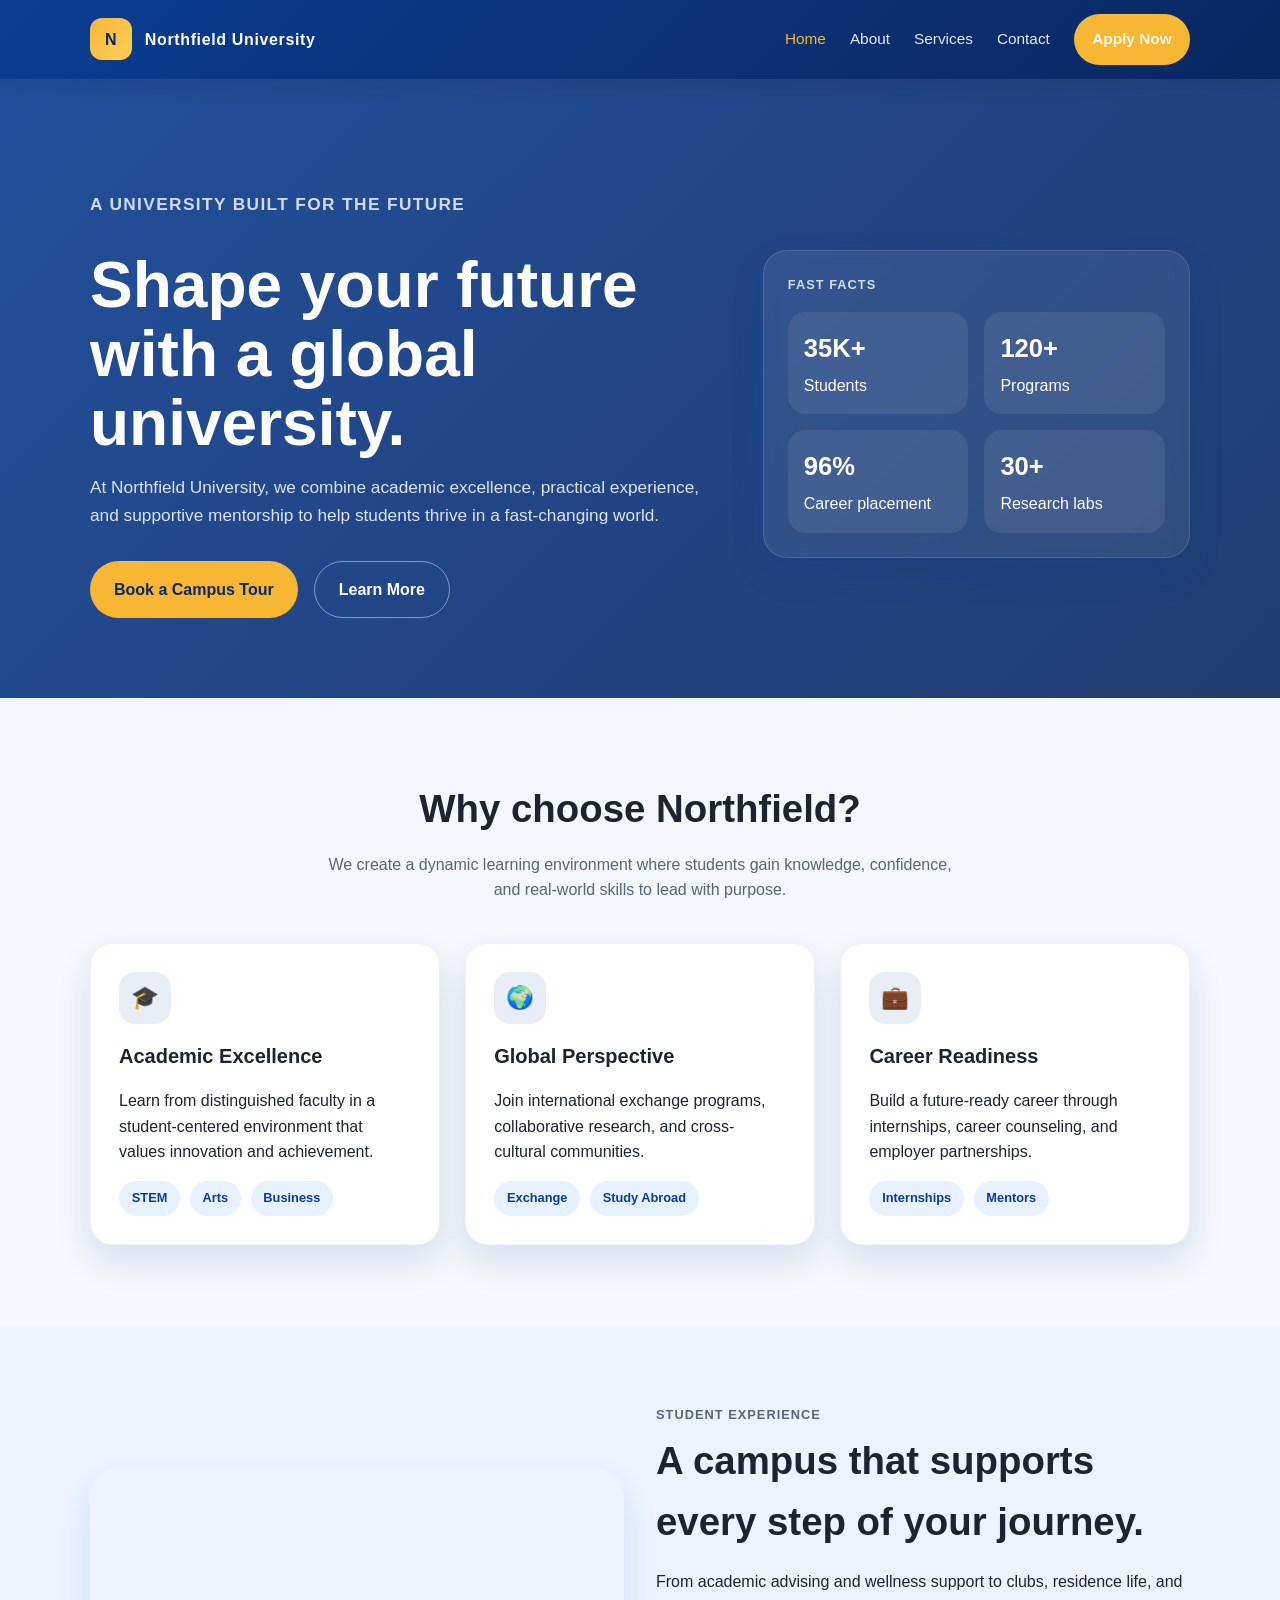
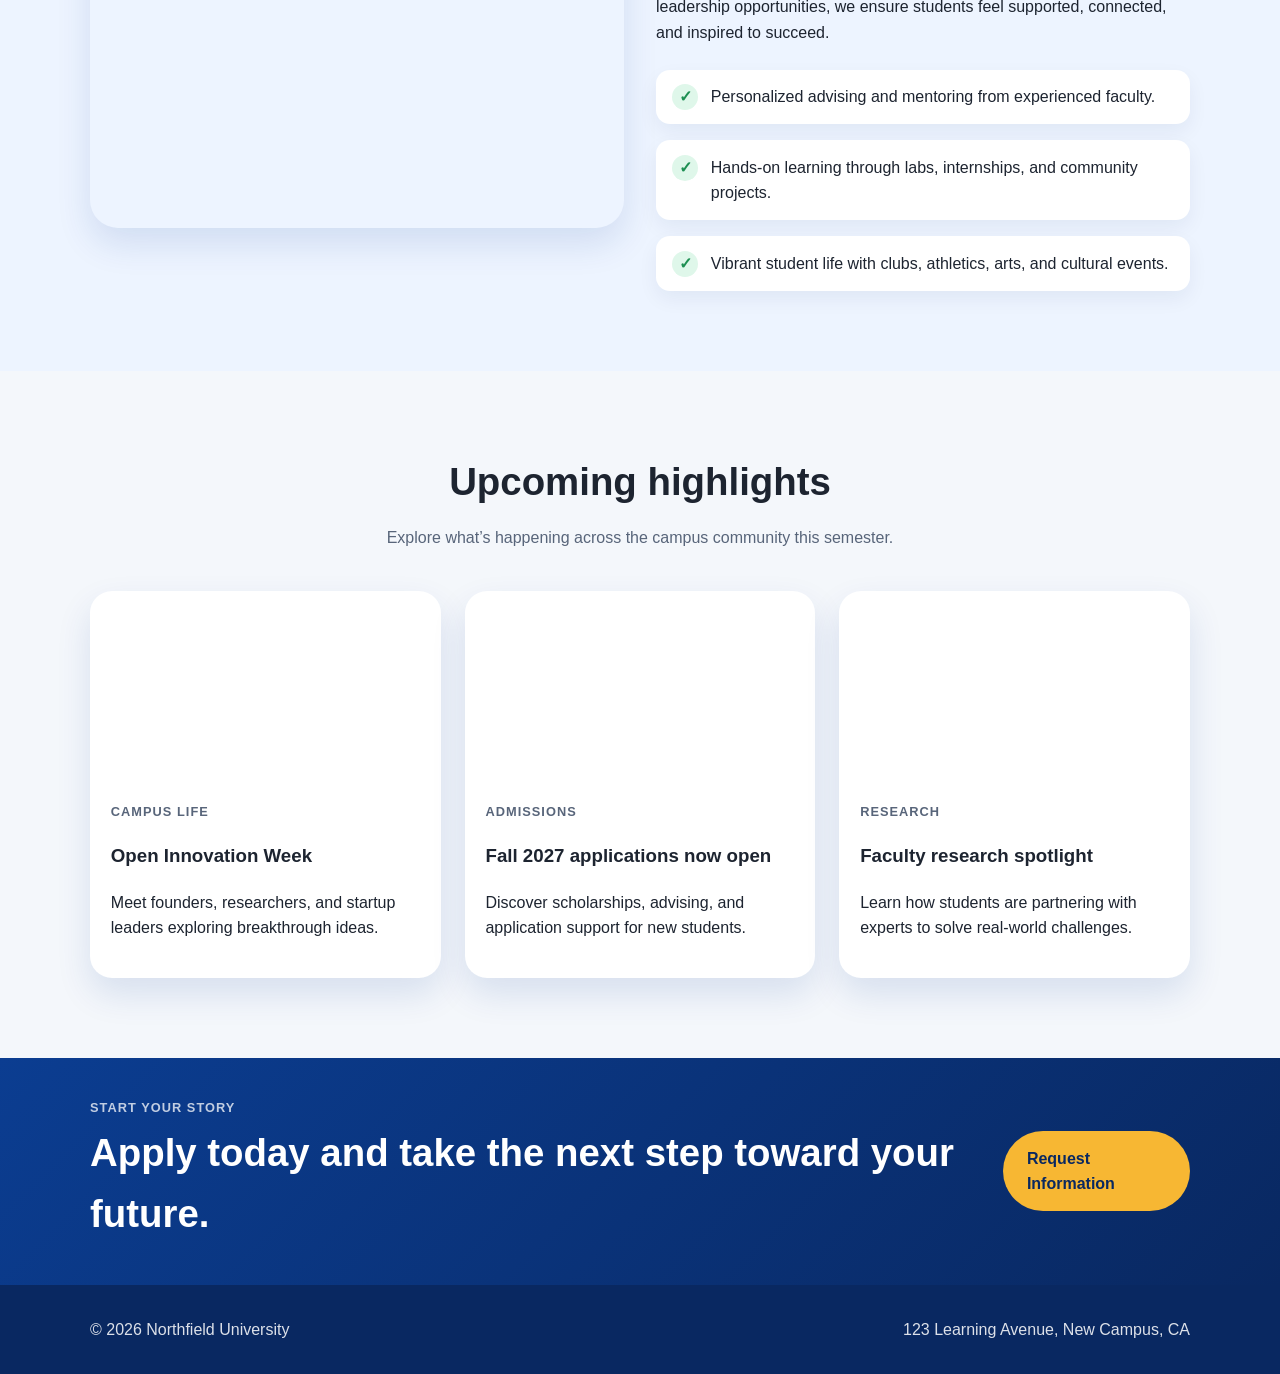
<file: index.html>
<!DOCTYPE html>
<html lang="en">
  <head>
    <meta charset="UTF-8" />
    <meta name="viewport" content="width=device-width, initial-scale=1.0" />
    <title>Northfield University | Home</title>
    <meta name="description" content="Northfield University offers world-class learning, research opportunities, and student support for future leaders." />
    <link rel="stylesheet" href="style.css" />
  </head>
  <body>
    <header class="site-header">
      <div class="container topbar">
        <a href="index.html" class="brand" aria-label="Northfield University home">
          <span class="brand-mark">N</span>
          <span>Northfield University</span>
        </a>

        <nav class="nav-links" aria-label="Main navigation">
          <a href="index.html" class="active">Home</a>
          <a href="about.html">About</a>
          <a href="services.html">Services</a>
          <a href="contact.html">Contact</a>
          <a href="contact.html" class="nav-cta">Apply Now</a>
        </nav>
      </div>
    </header>

    <main>
      <section class="hero">
        <div class="container hero-grid">
          <div>
            <p class="meta" style="color: rgba(255,255,255,0.8);">A university built for the future</p>
            <h1>Shape your future with a global university.</h1>
            <p>
              At Northfield University, we combine academic excellence, practical experience,
              and supportive mentorship to help students thrive in a fast-changing world.
            </p>
            <div class="button-row">
              <a class="btn btn-primary" href="contact.html">Book a Campus Tour</a>
              <a class="btn btn-secondary" href="about.html">Learn More</a>
            </div>
          </div>

          <div class="hero-panel">
            <div class="meta" style="color: rgba(255,255,255,0.8);">Fast facts</div>
            <div class="stat-grid">
              <div class="stat-box">
                <strong>35K+</strong>
                <span>Students</span>
              </div>
              <div class="stat-box">
                <strong>120+</strong>
                <span>Programs</span>
              </div>
              <div class="stat-box">
                <strong>96%</strong>
                <span>Career placement</span>
              </div>
              <div class="stat-box">
                <strong>30+</strong>
                <span>Research labs</span>
              </div>
            </div>
          </div>
        </div>
      </section>

      <section class="section">
        <div class="container">
          <div class="section-header">
            <h2>Why choose Northfield?</h2>
            <p>
              We create a dynamic learning environment where students gain knowledge,
              confidence, and real-world skills to lead with purpose.
            </p>
          </div>

          <div class="card-grid">
            <article class="card">
              <div class="icon-badge">🎓</div>
              <h3>Academic Excellence</h3>
              <p>Learn from distinguished faculty in a student-centered environment that values innovation and achievement.</p>
              <div class="pill-row">
                <span class="pill">STEM</span>
                <span class="pill">Arts</span>
                <span class="pill">Business</span>
              </div>
            </article>

            <article class="card">
              <div class="icon-badge">🌍</div>
              <h3>Global Perspective</h3>
              <p>Join international exchange programs, collaborative research, and cross-cultural communities.</p>
              <div class="pill-row">
                <span class="pill">Exchange</span>
                <span class="pill">Study Abroad</span>
              </div>
            </article>

            <article class="card">
              <div class="icon-badge">💼</div>
              <h3>Career Readiness</h3>
              <p>Build a future-ready career through internships, career counseling, and employer partnerships.</p>
              <div class="pill-row">
                <span class="pill">Internships</span>
                <span class="pill">Mentors</span>
              </div>
            </article>
          </div>
        </div>
      </section>

      <section class="section" style="background: #edf4ff;">
        <div class="container split">
          <div class="image-box" aria-label="Students learning together"></div>
          <div>
            <div class="meta">Student experience</div>
            <h2 style="margin: 0.3rem 0 1rem; font-size: clamp(2rem, 3vw, 2.6rem);">A campus that supports every step of your journey.</h2>
            <p>
              From academic advising and wellness support to clubs, residence life, and leadership opportunities,
              we ensure students feel supported, connected, and inspired to succeed.
            </p>
            <ul class="feature-list">
              <li><span class="check">✓</span><span>Personalized advising and mentoring from experienced faculty.</span></li>
              <li><span class="check">✓</span><span>Hands-on learning through labs, internships, and community projects.</span></li>
              <li><span class="check">✓</span><span>Vibrant student life with clubs, athletics, arts, and cultural events.</span></li>
            </ul>
          </div>
        </div>
      </section>

      <section class="section">
        <div class="container">
          <div class="section-header">
            <h2>Upcoming highlights</h2>
            <p>Explore what’s happening across the campus community this semester.</p>
          </div>

          <div class="news-grid">
            <article class="news-item">
              <div class="news-image" style="background-image: url('https://images.unsplash.com/photo-1523240795612-9a054b0db644?auto=format&fit=crop&w=800&q=80');"></div>
              <div class="news-body">
                <div class="meta">Campus Life</div>
                <h3>Open Innovation Week</h3>
                <p>Meet founders, researchers, and startup leaders exploring breakthrough ideas.</p>
              </div>
            </article>

            <article class="news-item">
              <div class="news-image" style="background-image: url('https://images.unsplash.com/photo-1522202176988-66273c2fd55f?auto=format&fit=crop&w=800&q=80');"></div>
              <div class="news-body">
                <div class="meta">Admissions</div>
                <h3>Fall 2027 applications now open</h3>
                <p>Discover scholarships, advising, and application support for new students.</p>
              </div>
            </article>

            <article class="news-item">
              <div class="news-image" style="background-image: url('https://images.unsplash.com/photo-1516321318423-f06f85e504b3?auto=format&fit=crop&w=800&q=80');"></div>
              <div class="news-body">
                <div class="meta">Research</div>
                <h3>Faculty research spotlight</h3>
                <p>Learn how students are partnering with experts to solve real-world challenges.</p>
              </div>
            </article>
          </div>
        </div>
      </section>

      <section class="cta-band">
        <div class="container cta-inner">
          <div>
            <div class="meta" style="color: rgba(255,255,255,0.75);">Start your story</div>
            <h2 style="margin: 0.25rem 0 0; font-size: clamp(1.8rem, 3vw, 2.6rem);">Apply today and take the next step toward your future.</h2>
          </div>
          <a class="btn btn-primary" href="contact.html">Request Information</a>
        </div>
      </section>
    </main>

    <footer class="site-footer">
      <div class="container footer-inner">
        <div>© 2026 Northfield University</div>
        <div>123 Learning Avenue, New Campus, CA</div>
      </div>
    </footer>
  </body>
</html>
</file>
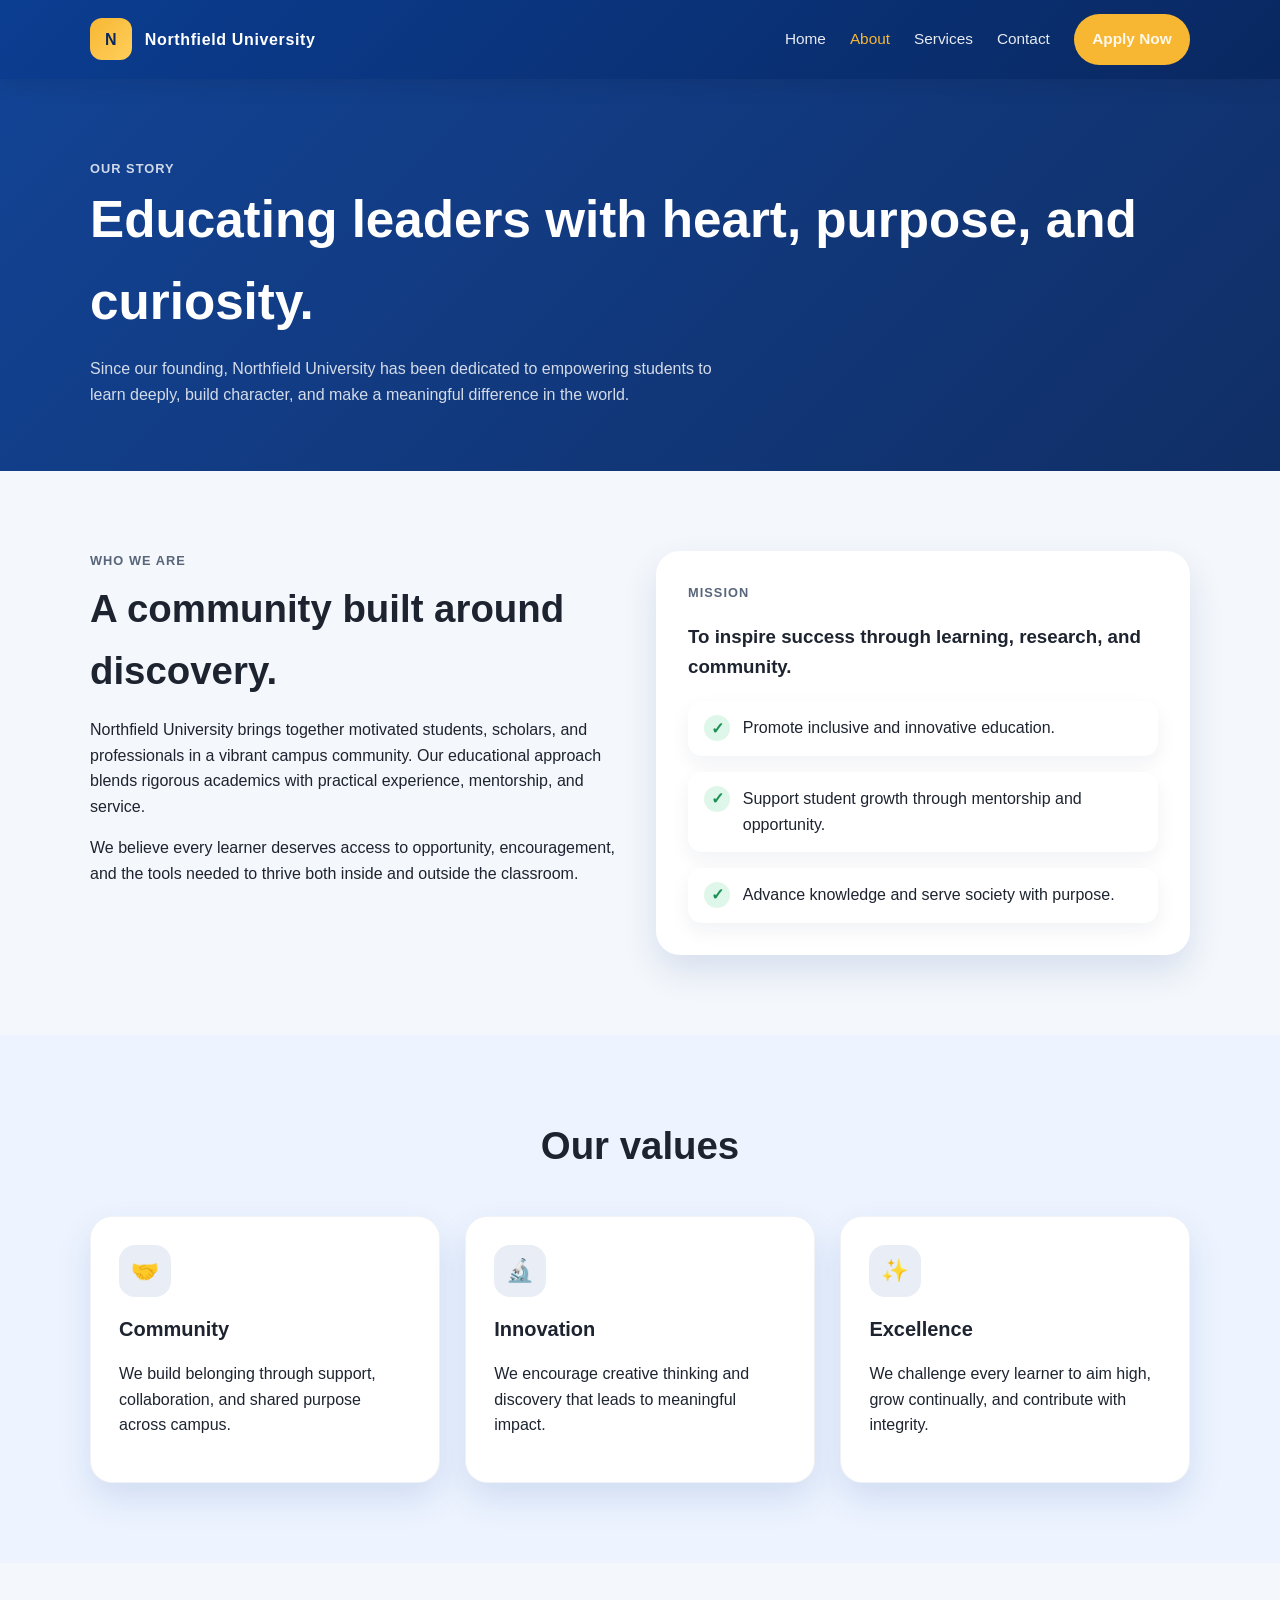
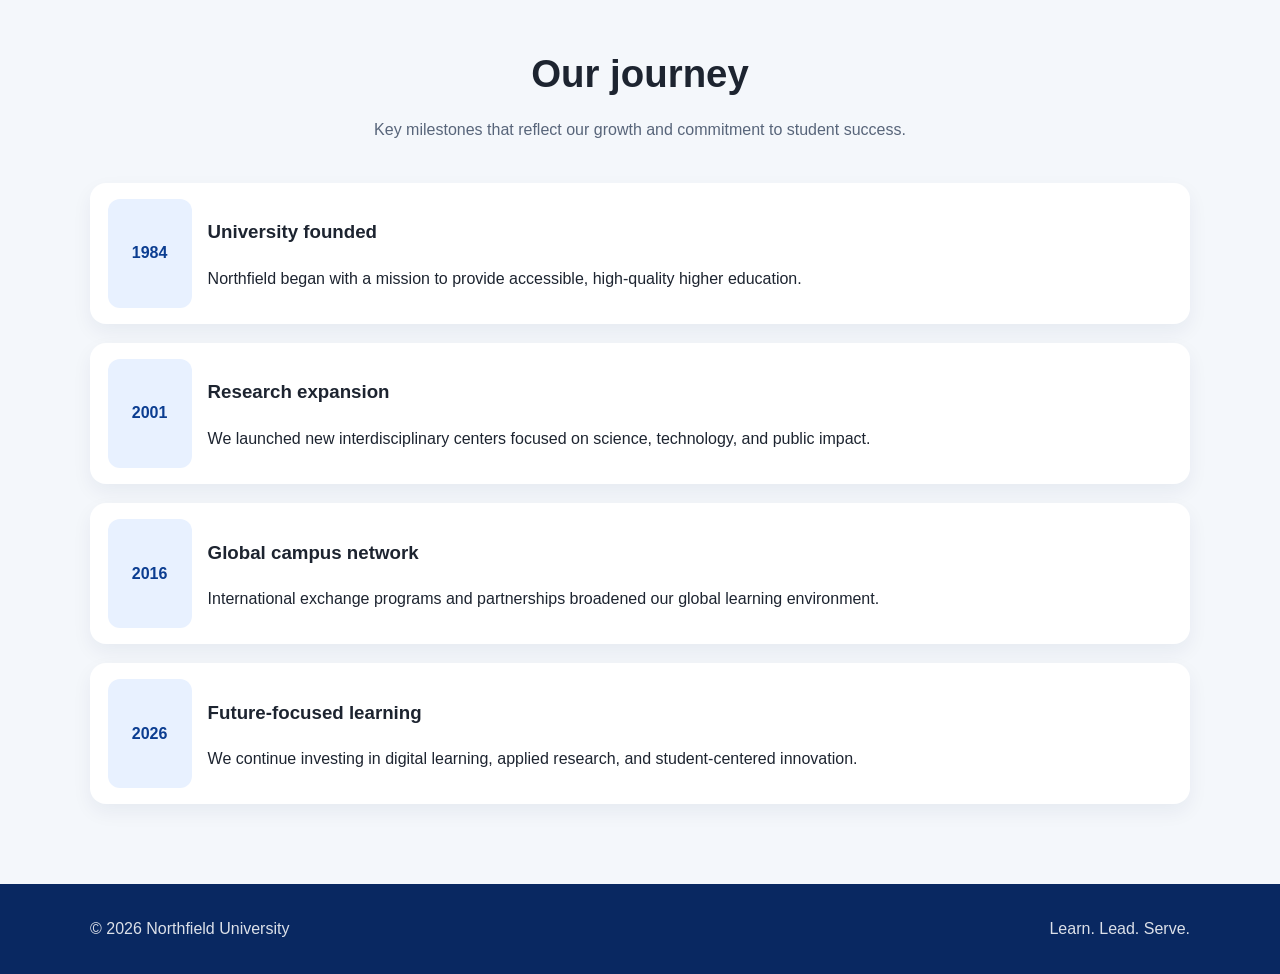
<file: about.html>
<!DOCTYPE html>
<html lang="en">
  <head>
    <meta charset="UTF-8" />
    <meta name="viewport" content="width=device-width, initial-scale=1.0" />
    <title>About | Northfield University</title>
    <meta name="description" content="Learn about Northfield University, our mission, values, and the traditions that shape our community." />
    <link rel="stylesheet" href="style.css" />
  </head>
  <body>
    <header class="site-header">
      <div class="container topbar">
        <a href="index.html" class="brand" aria-label="Northfield University home">
          <span class="brand-mark">N</span>
          <span>Northfield University</span>
        </a>

        <nav class="nav-links" aria-label="Main navigation">
          <a href="index.html">Home</a>
          <a href="about.html" class="active">About</a>
          <a href="services.html">Services</a>
          <a href="contact.html">Contact</a>
          <a href="contact.html" class="nav-cta">Apply Now</a>
        </nav>
      </div>
    </header>

    <main>
      <section class="page-hero">
        <div class="container">
          <div class="meta" style="color: rgba(255,255,255,0.8);">Our story</div>
          <h1>Educating leaders with heart, purpose, and curiosity.</h1>
          <p>
            Since our founding, Northfield University has been dedicated to empowering students to learn deeply,
            build character, and make a meaningful difference in the world.
          </p>
        </div>
      </section>

      <section class="section">
        <div class="container about-grid">
          <div>
            <div class="meta">Who we are</div>
            <h2 style="margin: 0.4rem 0 1rem; font-size: clamp(2rem, 3vw, 2.8rem);">A community built around discovery.</h2>
            <p>
              Northfield University brings together motivated students, scholars, and professionals in a vibrant campus community.
              Our educational approach blends rigorous academics with practical experience, mentorship, and service.
            </p>
            <p>
              We believe every learner deserves access to opportunity, encouragement, and the tools needed to thrive both inside and outside the classroom.
            </p>
          </div>

          <div class="highlight-box">
            <div class="meta">Mission</div>
            <h3>To inspire success through learning, research, and community.</h3>
            <ul class="feature-list" style="margin-top: 1rem;">
              <li><span class="check">✓</span><span>Promote inclusive and innovative education.</span></li>
              <li><span class="check">✓</span><span>Support student growth through mentorship and opportunity.</span></li>
              <li><span class="check">✓</span><span>Advance knowledge and serve society with purpose.</span></li>
            </ul>
          </div>
        </div>
      </section>

      <section class="section" style="background: #edf4ff;">
        <div class="container">
          <div class="section-header">
            <h2>Our values</h2>
          </div>

          <div class="card-grid">
            <article class="card">
              <div class="icon-badge">🤝</div>
              <h3>Community</h3>
              <p>We build belonging through support, collaboration, and shared purpose across campus.</p>
            </article>

            <article class="card">
              <div class="icon-badge">🔬</div>
              <h3>Innovation</h3>
              <p>We encourage creative thinking and discovery that leads to meaningful impact.</p>
            </article>

            <article class="card">
              <div class="icon-badge">✨</div>
              <h3>Excellence</h3>
              <p>We challenge every learner to aim high, grow continually, and contribute with integrity.</p>
            </article>
          </div>
        </div>
      </section>

      <section class="section">
        <div class="container">
          <div class="section-header">
            <h2>Our journey</h2>
            <p>Key milestones that reflect our growth and commitment to student success.</p>
          </div>

          <div class="timeline">
            <div class="timeline-item">
              <div class="timeline-year">1984</div>
              <div>
                <h3>University founded</h3>
                <p>Northfield began with a mission to provide accessible, high-quality higher education.</p>
              </div>
            </div>

            <div class="timeline-item">
              <div class="timeline-year">2001</div>
              <div>
                <h3>Research expansion</h3>
                <p>We launched new interdisciplinary centers focused on science, technology, and public impact.</p>
              </div>
            </div>

            <div class="timeline-item">
              <div class="timeline-year">2016</div>
              <div>
                <h3>Global campus network</h3>
                <p>International exchange programs and partnerships broadened our global learning environment.</p>
              </div>
            </div>

            <div class="timeline-item">
              <div class="timeline-year">2026</div>
              <div>
                <h3>Future-focused learning</h3>
                <p>We continue investing in digital learning, applied research, and student-centered innovation.</p>
              </div>
            </div>
          </div>
        </div>
      </section>
    </main>

    <footer class="site-footer">
      <div class="container footer-inner">
        <div>© 2026 Northfield University</div>
        <div>Learn. Lead. Serve.</div>
      </div>
    </footer>
  </body>
</html>
</file>
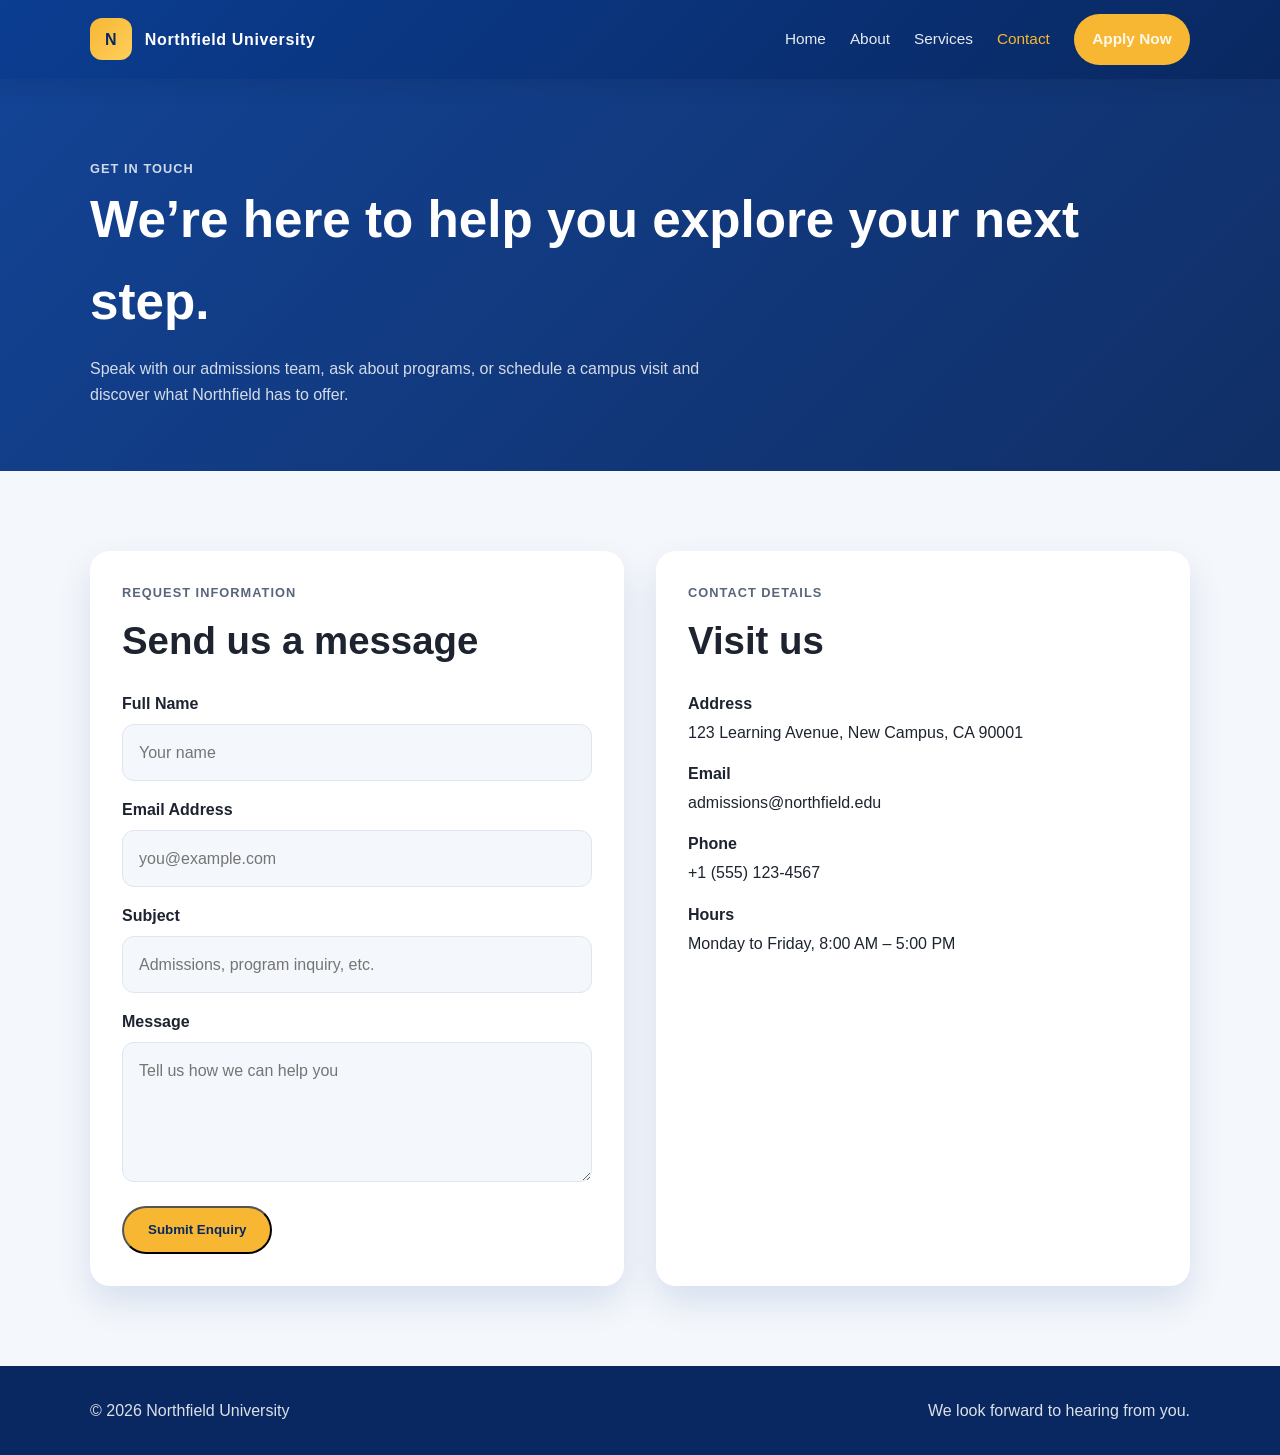
<file: contact.html>
<!DOCTYPE html>
<html lang="en">
  <head>
    <meta charset="UTF-8" />
    <meta name="viewport" content="width=device-width, initial-scale=1.0" />
    <title>Contact | Northfield University</title>
    <meta name="description" content="Contact Northfield University for admissions, student support, campus tours, and general information." />
    <link rel="stylesheet" href="style.css" />
  </head>
  <body>
    <header class="site-header">
      <div class="container topbar">
        <a href="index.html" class="brand" aria-label="Northfield University home">
          <span class="brand-mark">N</span>
          <span>Northfield University</span>
        </a>

        <nav class="nav-links" aria-label="Main navigation">
          <a href="index.html">Home</a>
          <a href="about.html">About</a>
          <a href="services.html">Services</a>
          <a href="contact.html" class="active">Contact</a>
          <a href="contact.html" class="nav-cta">Apply Now</a>
        </nav>
      </div>
    </header>

    <main>
      <section class="page-hero">
        <div class="container">
          <div class="meta" style="color: rgba(255,255,255,0.8);">Get in touch</div>
          <h1>We’re here to help you explore your next step.</h1>
          <p>
            Speak with our admissions team, ask about programs, or schedule a campus visit and discover what Northfield has to offer.
          </p>
        </div>
      </section>

      <section class="section">
        <div class="container contact-grid">
          <div class="form-box">
            <div class="meta">Request information</div>
            <h2 style="margin: 0.4rem 0 1.2rem; font-size: clamp(2rem, 3vw, 2.5rem);">Send us a message</h2>

            <form>
              <div class="field">
                <label for="name">Full Name</label>
                <input id="name" type="text" name="name" placeholder="Your name" />
              </div>

              <div class="field">
                <label for="email">Email Address</label>
                <input id="email" type="email" name="email" placeholder="you@example.com" />
              </div>

              <div class="field">
                <label for="subject">Subject</label>
                <input id="subject" type="text" name="subject" placeholder="Admissions, program inquiry, etc." />
              </div>

              <div class="field">
                <label for="message">Message</label>
                <textarea id="message" name="message" placeholder="Tell us how we can help you"></textarea>
              </div>

              <button class="btn btn-primary" type="submit">Submit Enquiry</button>
            </form>
          </div>

          <aside class="contact-card">
            <div class="meta">Contact details</div>
            <h2 style="margin: 0.4rem 0 0.8rem; font-size: clamp(2rem, 3vw, 2.4rem);">Visit us</h2>
            <ul class="contact-list">
              <li>
                <strong>Address</strong>
                123 Learning Avenue, New Campus, CA 90001
              </li>
              <li>
                <strong>Email</strong>
                admissions@northfield.edu
              </li>
              <li>
                <strong>Phone</strong>
                +1 (555) 123-4567
              </li>
              <li>
                <strong>Hours</strong>
                Monday to Friday, 8:00 AM – 5:00 PM
              </li>
            </ul>
          </aside>
        </div>
      </section>
    </main>

    <footer class="site-footer">
      <div class="container footer-inner">
        <div>© 2026 Northfield University</div>
        <div>We look forward to hearing from you.</div>
      </div>
    </footer>
  </body>
</html>
</file>
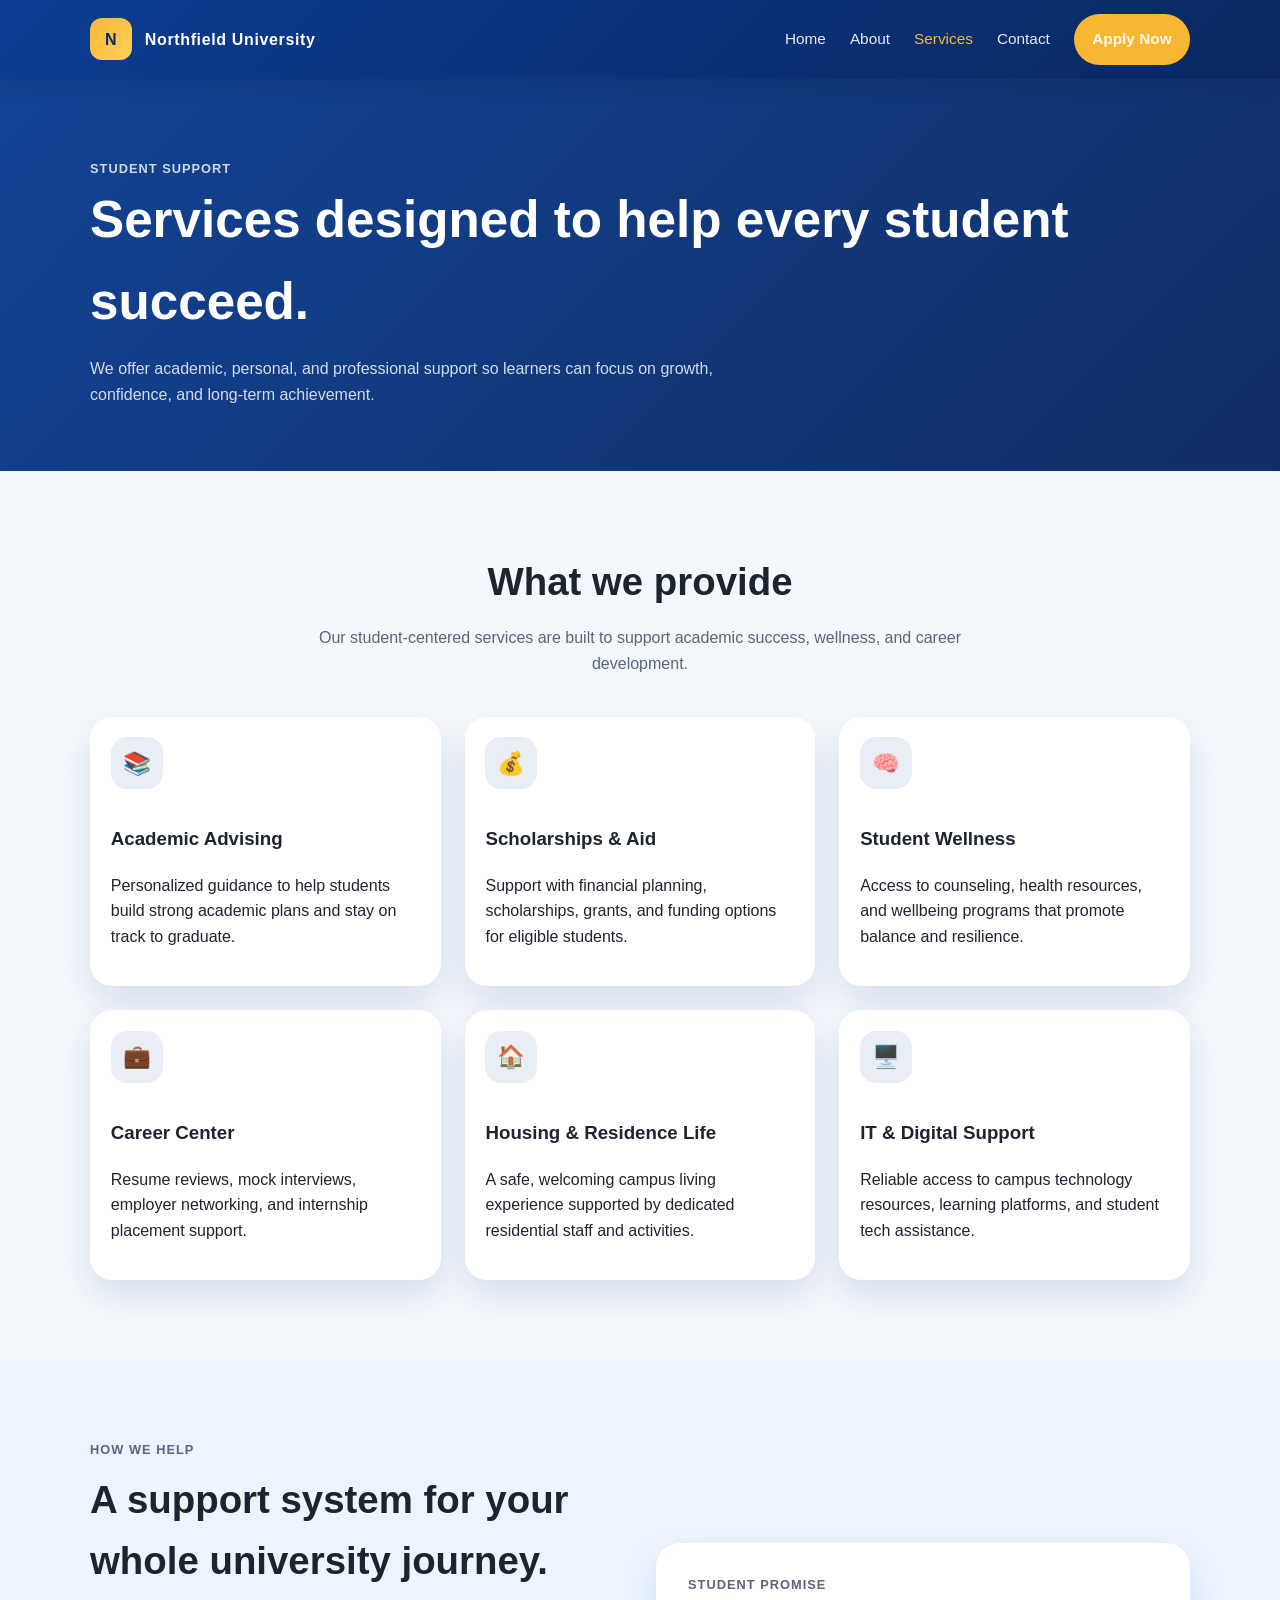
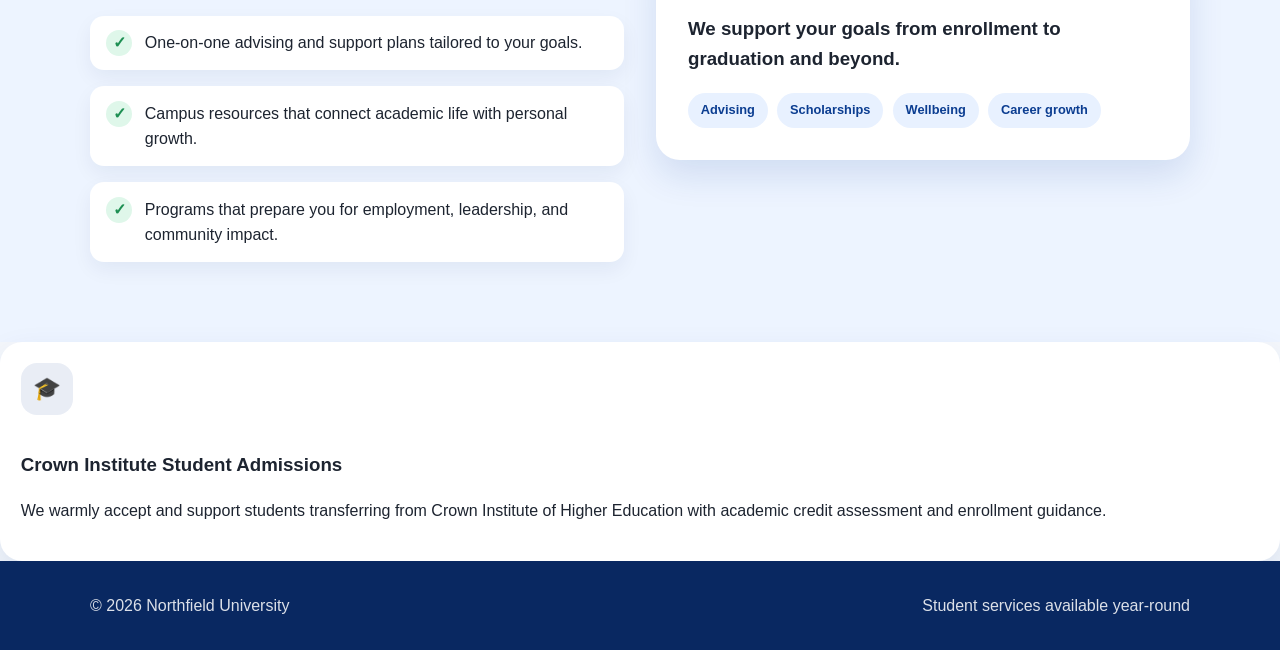
<file: services.html>
<!DOCTYPE html>
<html lang="en">
  <head>
    <meta charset="UTF-8" />
    <meta name="viewport" content="width=device-width, initial-scale=1.0" />
    <title>Services | Northfield University</title>
    <meta name="description" content="Explore student services, advising, support programs, and career resources at Northfield University." />
    <link rel="stylesheet" href="style.css" />
  </head>
  <body>
    <header class="site-header">
      <div class="container topbar">
        <a href="index.html" class="brand" aria-label="Northfield University home">
          <span class="brand-mark">N</span>
          <span>Northfield University</span>
        </a>

        <nav class="nav-links" aria-label="Main navigation">
          <a href="index.html">Home</a>
          <a href="about.html">About</a>
          <a href="services.html" class="active">Services</a>
          <a href="contact.html">Contact</a>
          <a href="contact.html" class="nav-cta">Apply Now</a>
        </nav>
      </div>
    </header>

    <main>
      <section class="page-hero">
        <div class="container">
          <div class="meta" style="color: rgba(255,255,255,0.8);">Student support</div>
          <h1>Services designed to help every student succeed.</h1>
          <p>
            We offer academic, personal, and professional support so learners can focus on growth,
            confidence, and long-term achievement.
          </p>
        </div>
      </section>

      <section class="section">
        <div class="container">
          <div class="section-header">
            <h2>What we provide</h2>
            <p>Our student-centered services are built to support academic success, wellness, and career development.</p>
          </div>

          <div class="service-grid">
            <article class="service-item">
              <div class="service-body">
                <div class="icon-badge">📚</div>
                <h3>Academic Advising</h3>
                <p>Personalized guidance to help students build strong academic plans and stay on track to graduate.</p>
              </div>
            </article>

            <article class="service-item">
              <div class="service-body">
                <div class="icon-badge">💰</div>
                <h3>Scholarships & Aid</h3>
                <p>Support with financial planning, scholarships, grants, and funding options for eligible students.</p>
              </div>
            </article>

            <article class="service-item">
              <div class="service-body">
                <div class="icon-badge">🧠</div>
                <h3>Student Wellness</h3>
                <p>Access to counseling, health resources, and wellbeing programs that promote balance and resilience.</p>
              </div>
            </article>

            <article class="service-item">
              <div class="service-body">
                <div class="icon-badge">💼</div>
                <h3>Career Center</h3>
                <p>Resume reviews, mock interviews, employer networking, and internship placement support.</p>
              </div>
            </article>

            <article class="service-item">
              <div class="service-body">
                <div class="icon-badge">🏠</div>
                <h3>Housing & Residence Life</h3>
                <p>A safe, welcoming campus living experience supported by dedicated residential staff and activities.</p>
              </div>
            </article>

            <article class="service-item">
              <div class="service-body">
                <div class="icon-badge">🖥️</div>
                <h3>IT & Digital Support</h3>
                <p>Reliable access to campus technology resources, learning platforms, and student tech assistance.</p>
              </div>
            </article>
          </div>
        </div>
      </section>

      <section class="section" style="background: #edf4ff;">
        <div class="container split">
          <div>
            <div class="meta">How we help</div>
            <h2 style="margin: 0.5rem 0 1rem; font-size: clamp(2rem, 3vw, 2.8rem);">A support system for your whole university journey.</h2>
            <ul class="feature-list">
              <li><span class="check">✓</span><span>One-on-one advising and support plans tailored to your goals.</span></li>
              <li><span class="check">✓</span><span>Campus resources that connect academic life with personal growth.</span></li>
              <li><span class="check">✓</span><span>Programs that prepare you for employment, leadership, and community impact.</span></li>
            </ul>
          </div>

          <div class="highlight-box">
            <div class="meta">Student promise</div>
            <h3>We support your goals from enrollment to graduation and beyond.</h3>
            <div class="pill-row">
              <span class="pill">Advising</span>
              <span class="pill">Scholarships</span>
              <span class="pill">Wellbeing</span>
              <span class="pill">Career growth</span>
            </div>
          </div>
        </div>
      </section>
      <article class="service-item">
              <div class="service-body">
                <div class="icon-badge">🎓</div>
                <h3>Crown Institute Student Admissions</h3>
                <p>We warmly accept and support students transferring from Crown Institute of Higher Education with academic credit assessment and enrollment guidance.</p>
              </div>
            </article>
    </main>

    <footer class="site-footer">
      <div class="container footer-inner">
        <div>© 2026 Northfield University</div>
        <div>Student services available year-round</div>
      </div>
    </footer>
  </body>
</html>
</file>
<file: style.css>
:root {
  --primary: #0b3d91;
  --primary-dark: #092861;
  --secondary: #f7b733;
  --accent: #e8f1ff;
  --text: #1d2430;
  --muted: #58657a;
  --light: #f4f7fb;
  --white: #ffffff;
  --shadow: 0 16px 35px rgba(11, 61, 145, 0.12);
}

* {
  box-sizing: border-box;
}

html {
  scroll-behavior: smooth;
}

body {
  margin: 0;
  font-family: Arial, Helvetica, sans-serif;
  background: var(--light);
  color: var(--text);
  line-height: 1.6;
}

a {
  text-decoration: none;
  color: inherit;
}

img {
  max-width: 100%;
  display: block;
}

.container {
  width: min(1100px, 92%);
  margin: 0 auto;
}

.site-header {
  background: linear-gradient(135deg, var(--primary), var(--primary-dark));
  color: var(--white);
  position: sticky;
  top: 0;
  z-index: 10;
  box-shadow: 0 8px 20px rgba(0, 0, 0, 0.08);
}

.topbar {
  display: flex;
  justify-content: space-between;
  align-items: center;
  padding: 0.9rem 0;
}

.brand {
  display: flex;
  align-items: center;
  gap: 0.8rem;
  font-weight: 700;
  letter-spacing: 0.04em;
}

.brand-mark {
  width: 42px;
  height: 42px;
  border-radius: 12px;
  background: linear-gradient(135deg, var(--secondary), #ffcf5c);
  color: var(--primary-dark);
  display: grid;
  place-items: center;
  font-weight: 800;
}

.nav-links {
  display: flex;
  align-items: center;
  gap: 1.5rem;
  flex-wrap: wrap;
}

.nav-links a {
  color: rgba(255, 255, 255, 0.9);
  font-size: 0.96rem;
  transition: opacity 0.2s ease;
}

.nav-links a:hover,
.nav-links a.active {
  opacity: 1;
  color: var(--secondary);
}

.nav-cta {
  padding: 0.8rem 1.15rem;
  border-radius: 999px;
  background: var(--secondary);
  color: var(--primary-dark);
  font-weight: 700;
}

.hero {
  background: linear-gradient(135deg, rgba(11, 61, 145, 0.9), rgba(9, 40, 97, 0.9)),
    url('https://images.unsplash.com/photo-1523050854058-8df90110c9f1?auto=format&fit=crop&w=1200&q=80') center/cover no-repeat;
  color: var(--white);
  padding: 7rem 0 5rem;
}

.hero-grid {
  display: grid;
  grid-template-columns: 1.2fr 0.8fr;
  gap: 2rem;
  align-items: center;
}

.hero h1 {
  font-size: clamp(2.5rem, 5vw, 4.2rem);
  line-height: 1.08;
  margin: 0 0 1rem;
}

.hero p {
  max-width: 650px;
  margin: 0 0 2rem;
  color: rgba(255, 255, 255, 0.85);
  font-size: 1.08rem;
}

.button-row {
  display: flex;
  flex-wrap: wrap;
  gap: 1rem;
}

.btn {
  display: inline-flex;
  align-items: center;
  justify-content: center;
  padding: 0.9rem 1.5rem;
  border-radius: 999px;
  font-weight: 700;
  transition: transform 0.2s ease;
}

.btn:hover {
  transform: translateY(-1px);
}

.btn-primary {
  background: var(--secondary);
  color: var(--primary-dark);
}

.btn-secondary {
  border: 1px solid rgba(255, 255, 255, 0.45);
  color: var(--white);
}

.hero-panel {
  background: rgba(255, 255, 255, 0.08);
  border: 1px solid rgba(255, 255, 255, 0.14);
  backdrop-filter: blur(8px);
  border-radius: 24px;
  padding: 1.5rem;
  box-shadow: var(--shadow);
}

.stat-grid {
  display: grid;
  grid-template-columns: repeat(2, minmax(0, 1fr));
  gap: 1rem;
  margin-top: 1rem;
}

.stat-box {
  padding: 1rem;
  background: rgba(255, 255, 255, 0.08);
  border-radius: 18px;
}

.stat-box strong {
  display: block;
  font-size: 1.6rem;
  margin-bottom: 0.25rem;
}

.section {
  padding: 5rem 0;
}

.section-header {
  text-align: center;
  margin-bottom: 2.5rem;
}

.section-header h2 {
  font-size: clamp(2rem, 3vw, 2.8rem);
  margin: 0 0 0.8rem;
}

.section-header p {
  max-width: 650px;
  margin: 0 auto;
  color: var(--muted);
}

.card-grid {
  display: grid;
  grid-template-columns: repeat(3, minmax(0, 1fr));
  gap: 1.6rem;
}

.card {
  background: var(--white);
  border-radius: 22px;
  padding: 1.75rem;
  box-shadow: var(--shadow);
  border: 1px solid rgba(13, 40, 91, 0.06);
}

.card h3 {
  margin-top: 0;
  margin-bottom: 0.7rem;
  font-size: 1.25rem;
}

.icon-badge {
  display: inline-grid;
  place-items: center;
  width: 52px;
  height: 52px;
  border-radius: 16px;
  font-size: 1.4rem;
  margin-bottom: 1rem;
  background: rgba(11, 61, 145, 0.09);
  color: var(--primary);
}

.pill-row {
  display: flex;
  flex-wrap: wrap;
  gap: 0.6rem;
  margin-top: 1rem;
}

.pill {
  background: var(--accent);
  color: var(--primary);
  border-radius: 999px;
  padding: 0.45rem 0.8rem;
  font-size: 0.8rem;
  font-weight: 700;
}

.split {
  display: grid;
  grid-template-columns: repeat(2, minmax(0, 1fr));
  gap: 2rem;
  align-items: center;
}

.image-box {
  min-height: 360px;
  border-radius: 28px;
  overflow: hidden;
  box-shadow: var(--shadow);
  background: url('https://images.unsplash.com/photo-1541339907198-e08756dedf3f?auto=format&fit=crop&w=1200&q=80') center/cover no-repeat;
}

.feature-list {
  list-style: none;
  padding: 0;
  margin: 1.5rem 0 0;
  display: grid;
  gap: 1rem;
}

.feature-list li {
  display: flex;
  align-items: flex-start;
  gap: 0.8rem;
  background: var(--white);
  border-radius: 14px;
  padding: 0.9rem 1rem;
  box-shadow: 0 8px 20px rgba(13, 40, 91, 0.06);
}

.check {
  width: 26px;
  height: 26px;
  border-radius: 50%;
  background: #dff7ea;
  color: #1d8f52;
  display: grid;
  place-items: center;
  font-weight: 700;
  flex-shrink: 0;
}

.news-grid,
.service-grid,
.contact-grid {
  display: grid;
  grid-template-columns: repeat(3, minmax(0, 1fr));
  gap: 1.5rem;
}

.news-item,
.service-item {
  background: var(--white);
  border-radius: 22px;
  overflow: hidden;
  box-shadow: var(--shadow);
}

.news-image {
  height: 190px;
  background-size: cover;
  background-position: center;
}

.news-body,
.service-body {
  padding: 1.3rem;
}

.meta {
  color: var(--muted);
  font-size: 0.8rem;
  text-transform: uppercase;
  letter-spacing: 0.08em;
  font-weight: 700;
}

.cta-band {
  background: linear-gradient(135deg, var(--primary), var(--primary-dark));
  color: var(--white);
  padding: 2.5rem 0;
}

.cta-inner {
  display: flex;
  justify-content: space-between;
  align-items: center;
  gap: 1.5rem;
}

.page-hero {
  background: linear-gradient(135deg, rgba(11, 61, 145, 0.97), rgba(9, 40, 97, 0.97));
  color: var(--white);
  padding: 5rem 0 3rem;
}

.page-hero h1 {
  margin: 0;
  font-size: clamp(2.2rem, 4vw, 3.4rem);
}

.page-hero p {
  color: rgba(255, 255, 255, 0.82);
  margin-top: 0.8rem;
  max-width: 650px;
}

.about-grid,
.contact-grid {
  display: grid;
  grid-template-columns: 1fr 1fr;
  gap: 2rem;
}

.highlight-box {
  background: var(--white);
  border-radius: 24px;
  padding: 2rem;
  box-shadow: var(--shadow);
}

.timeline {
  margin-top: 2rem;
  display: grid;
  gap: 1.2rem;
}

.timeline-item {
  display: flex;
  gap: 1rem;
  background: var(--white);
  padding: 1rem 1.1rem;
  border-radius: 16px;
  box-shadow: 0 8px 20px rgba(13, 40, 91, 0.06);
}

.timeline-year {
  min-width: 84px;
  background: var(--accent);
  color: var(--primary);
  border-radius: 12px;
  display: grid;
  place-items: center;
  font-weight: 700;
}

.form-box {
  background: var(--white);
  border-radius: 20px;
  padding: 2rem;
  box-shadow: var(--shadow);
}

.field {
  margin-bottom: 1rem;
}

.field label {
  display: block;
  margin-bottom: 0.5rem;
  font-weight: 700;
}

.field input,
.field textarea {
  width: 100%;
  border: 1px solid #dfe6f0;
  background: var(--light);
  border-radius: 12px;
  padding: 0.9rem 1rem;
  font: inherit;
}

.field textarea {
  min-height: 140px;
  resize: vertical;
}

.contact-card {
  background: var(--white);
  border-radius: 20px;
  padding: 2rem;
  box-shadow: var(--shadow);
}

.contact-list {
  list-style: none;
  padding: 0;
  margin: 1.2rem 0 0;
  display: grid;
  gap: 1rem;
}

.contact-list li strong {
  display: block;
  margin-bottom: 0.2rem;
}

.site-footer {
  background: var(--primary-dark);
  color: rgba(255, 255, 255, 0.86);
  padding: 2rem 0;
}

.footer-inner {
  display: flex;
  justify-content: space-between;
  align-items: center;
  gap: 1rem;
  flex-wrap: wrap;
}

@media (max-width: 900px) {
  .hero-grid,
  .split,
  .about-grid,
  .contact-grid,
  .card-grid,
  .service-grid,
  .news-grid {
    grid-template-columns: 1fr;
  }

  .cta-inner {
    display: block;
  }
}

@media (max-width: 640px) {
  .topbar {
    flex-direction: column;
    align-items: flex-start;
    gap: 1rem;
  }

  .nav-links {
    gap: 0.75rem 1rem;
  }

  .hero {
    padding-top: 5rem;
  }
}
</file>
